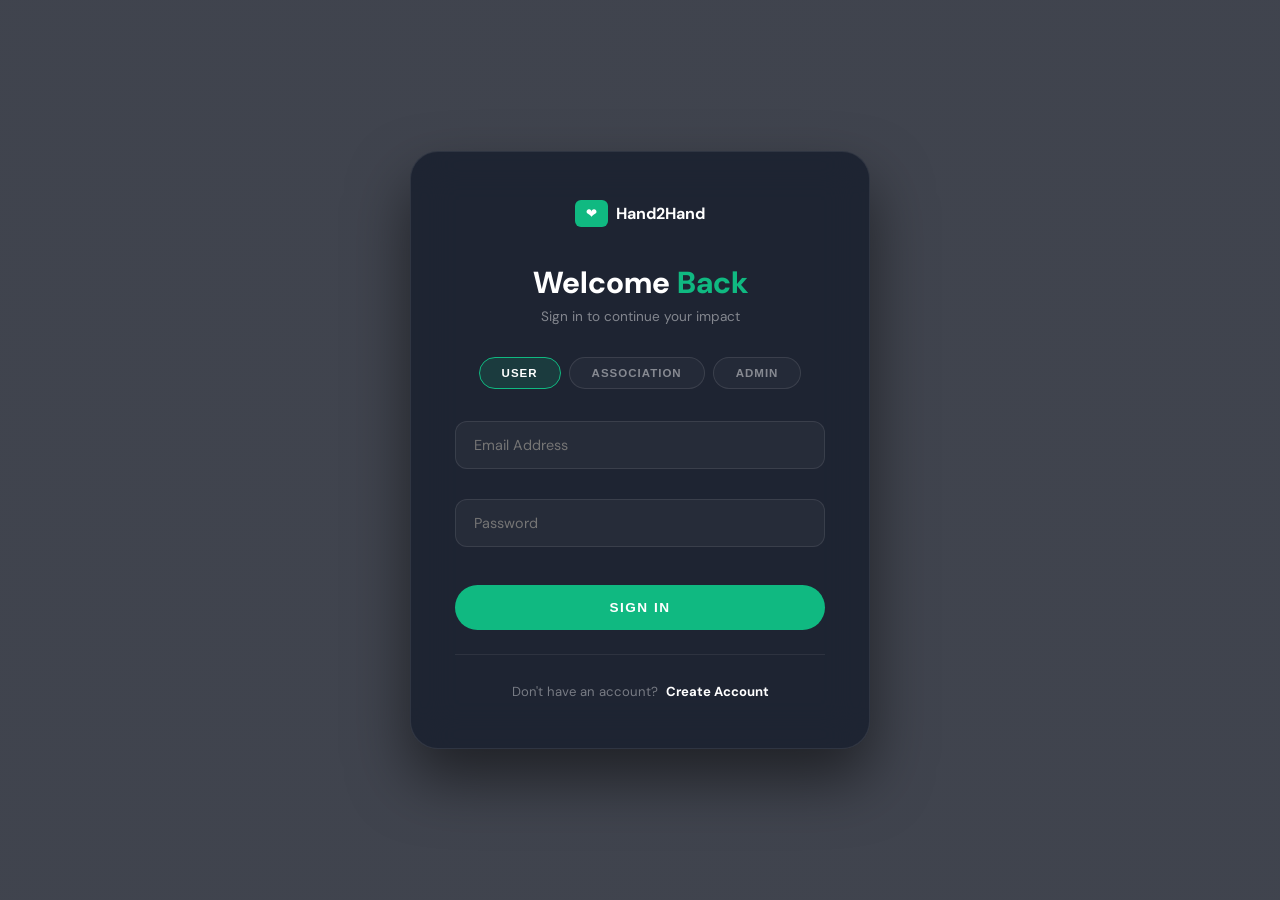
<file: login.html>
<!doctype html>
<html lang="fr" class="scroll-smooth">
<head>
  <meta charset="UTF-8">
  <meta name="viewport" content="width=device-width, initial-scale=1.0">
  <title>Hand2Hand | Sign In</title>
  <link href="https://fonts.googleapis.com/css2?family=DM+Sans:ital,opsz,wght@0,9..40,400;0,9..40,500;0,9..40,600;0,9..40,700;0,9..40,800&display=swap" rel="stylesheet">
  <style>
    *, *::before, *::after { margin: 0; padding: 0; box-sizing: border-box; }

    :root {
      --green:   #10b981;
      --green-d: #059669;
      --navy:    #0a0f1c;
    }

    /* PAGE TRANSITION */
    #page-overlay {
      position: fixed; inset: 0;
      background: var(--green);
      z-index: 9999;
      clip-path: circle(0% at 50% 50%);
      pointer-events: none;
    }
    #page-overlay.enter { animation: circleIn  .5s  cubic-bezier(.76,0,.24,1) forwards; }
    #page-overlay.exit  { animation: circleOut .45s cubic-bezier(.76,0,.24,1) forwards; }
    @keyframes circleIn  { to   { clip-path: circle(150% at 50% 50%); } }
    @keyframes circleOut { from { clip-path: circle(150% at 50% 50%); } to { clip-path: circle(0% at 50% 50%); } }

    body {
      min-height: 100vh; display: flex; align-items: center; justify-content: center;
      padding: 24px; font-family: 'DM Sans', system-ui, sans-serif; color: white;
      background: linear-gradient(rgba(10,15,28,.78), rgba(10,15,28,.78)),
                  url('https://images.unsplash.com/photo-1511632765486-a01980e01a18?q=80&w=2070');
      background-size: cover; background-attachment: fixed;
    }

    .card {
      width: 100%; max-width: 460px;
      background: rgba(17,24,39,.7);
      backdrop-filter: blur(20px);
      border: 1px solid rgba(255,255,255,.08);
      border-radius: 28px; padding: 48px 44px;
      box-shadow: 0 30px 60px rgba(0,0,0,.5);
      animation: cardIn .6s cubic-bezier(.22,1,.36,1) both;
    }
    @keyframes cardIn { from{opacity:0;transform:translateY(32px)} to{opacity:1;transform:translateY(0)} }

    .logo { display: flex; align-items: center; gap: 8px; justify-content: center; margin-bottom: 36px; text-decoration: none; color: white; }
    .logo-heart { background: var(--green); padding: 5px 11px; border-radius: 6px; font-size: .85rem; }
    .logo strong { font-family: 'DM Sans', system-ui, sans-serif; font-size: 1rem; }

    h1 { font-family: 'DM Sans', system-ui, sans-serif; font-size: 1.9rem; font-weight: 800; text-align: center; margin-bottom: 6px; }
    h1 span { color: var(--green); }
    .subtitle { text-align: center; color: rgba(255,255,255,.45); font-size: .85rem; margin-bottom: 32px; }

    /* Role tabs */
    .role-tabs { display: flex; gap: 8px; justify-content: center; margin-bottom: 32px; }
    .role-btn {
      padding: 9px 22px; border-radius: 50px; border: 1px solid rgba(255,255,255,.1);
      background: rgba(255,255,255,.03); color: rgba(255,255,255,.45);
      font-size: .72rem; font-weight: 700; letter-spacing: 1px; text-transform: uppercase;
      cursor: pointer; transition: all .25s;
    }
    .role-btn.active { background: rgba(16,185,129,.15); border-color: var(--green); color: white; }

    /* Inputs */
    .field { margin-bottom: 4px; }
    .glass-input {
      width: 100%; padding: 14px 18px; border-radius: 12px;
      background: rgba(255,255,255,.04); border: 1px solid rgba(255,255,255,.09);
      color: white; font-family: 'DM Sans', system-ui, sans-serif; font-size: .9rem;
      outline: none; transition: border-color .25s, background .25s;
    }
    .glass-input:focus { border-color: var(--green); background: rgba(255,255,255,.07); }
    .glass-input.invalid { border-color: #f87171; background: rgba(248,113,113,.05); }
    .error-msg { color: #f87171; font-size: .7rem; font-weight: 600; letter-spacing: .5px; min-height: 18px; display: block; margin: 4px 0 8px 4px; }

    .btn-submit {
      width: 100%; margin-top: 8px;
      background: var(--green); color: white; border: none;
      padding: 15px; border-radius: 50px;
      font-weight: 700; font-size: .85rem; letter-spacing: 1.5px; text-transform: uppercase;
      cursor: pointer; transition: background .25s, transform .2s, box-shadow .2s;
    }
    .btn-submit:hover { background: var(--green-d); transform: translateY(-2px); box-shadow: 0 8px 24px rgba(16,185,129,.35); }

    .footer-text { text-align: center; margin-top: 28px; color: rgba(255,255,255,.4); font-size: .82rem; }
    .footer-text a { color: white; font-weight: 700; text-decoration: none; transition: color .2s; }
    .footer-text a:hover { color: var(--green); }

    .divider { border: none; border-top: 1px solid rgba(255,255,255,.07); margin: 24px 0; }
  </style>
</head>
<body>
<div id="page-overlay"></div>

<div class="card">
  <a href="index.html" class="logo nav-link-transition">
    <span class="logo-heart">❤</span>
    <strong>Hand2Hand</strong>
  </a>

  <h1>Welcome <span>Back</span></h1>
  <p class="subtitle">Sign in to continue your impact</p>

  <div class="role-tabs">
    <button type="button" class="role-btn active" onclick="switchRole('user')" id="role-user">User</button>
    <button type="button" class="role-btn" onclick="switchRole('association')" id="role-association">Association</button>
    <button type="button" class="role-btn" onclick="switchRole('admin')" id="role-admin">Admin</button>
  </div>

  <form id="login-form" method="POST" action="process_login.php">
    <input type="hidden" name="account_type" id="account_type" value="user">

    <div class="field">
      <input type="email" name="email" id="email" placeholder="Email Address" class="glass-input">
      <span class="error-msg" id="err-email"></span>
    </div>
    <div class="field">
      <input type="password" name="password" id="pass" placeholder="Password" class="glass-input">
      <span class="error-msg" id="err-pass"></span>
    </div>

    <button type="submit" class="btn-submit">Sign In</button>
  </form>

  <hr class="divider">

  <p class="footer-text">
    Don't have an account?
    <a href="SignUp.html" class="nav-link-transition" style="margin-left:4px">Create Account</a>
  </p>
</div>

<script>
  const overlay = document.getElementById('page-overlay');
  document.addEventListener('click', function(e) {
    const link = e.target.closest('a[href]');
    if (!link || !overlay) return;
    const href = link.getAttribute('href');
    if (!href || href.startsWith('#')) return;
    e.preventDefault();
    overlay.classList.remove('exit');
    overlay.classList.add('enter');
    setTimeout(() => { window.location.href = href; }, 480);
  });
  window.addEventListener('load', () => {
    overlay.classList.remove('enter');
    overlay.classList.add('exit');
    setTimeout(() => overlay.classList.remove('exit'), 460);
  });

  function switchRole(role) {
    document.querySelectorAll('.role-btn').forEach(b => b.classList.remove('active'));
    document.getElementById('role-' + role).classList.add('active');
    document.getElementById('account_type').value = role;
  }

  document.getElementById('login-form').addEventListener('submit', function(e) {
    let valid = true;
    document.querySelectorAll('.error-msg').forEach(m => m.innerText = '');
    document.querySelectorAll('.glass-input').forEach(i => i.classList.remove('invalid'));

    const email = document.getElementById('email');
    const pass  = document.getElementById('pass');

    if (!email.value.includes('@') || email.value.length < 5) {
      showErr('email', 'Enter a valid email address'); valid = false;
    }
    if (!pass.value.trim()) {
      showErr('pass', 'Password cannot be empty'); valid = false;
    }
    if (!valid) e.preventDefault();
  });

  function showErr(id, msg) {
    document.getElementById(id).classList.add('invalid');
    document.getElementById('err-' + id).innerText = msg;
  }
</script>
</body>
</html>
</file>
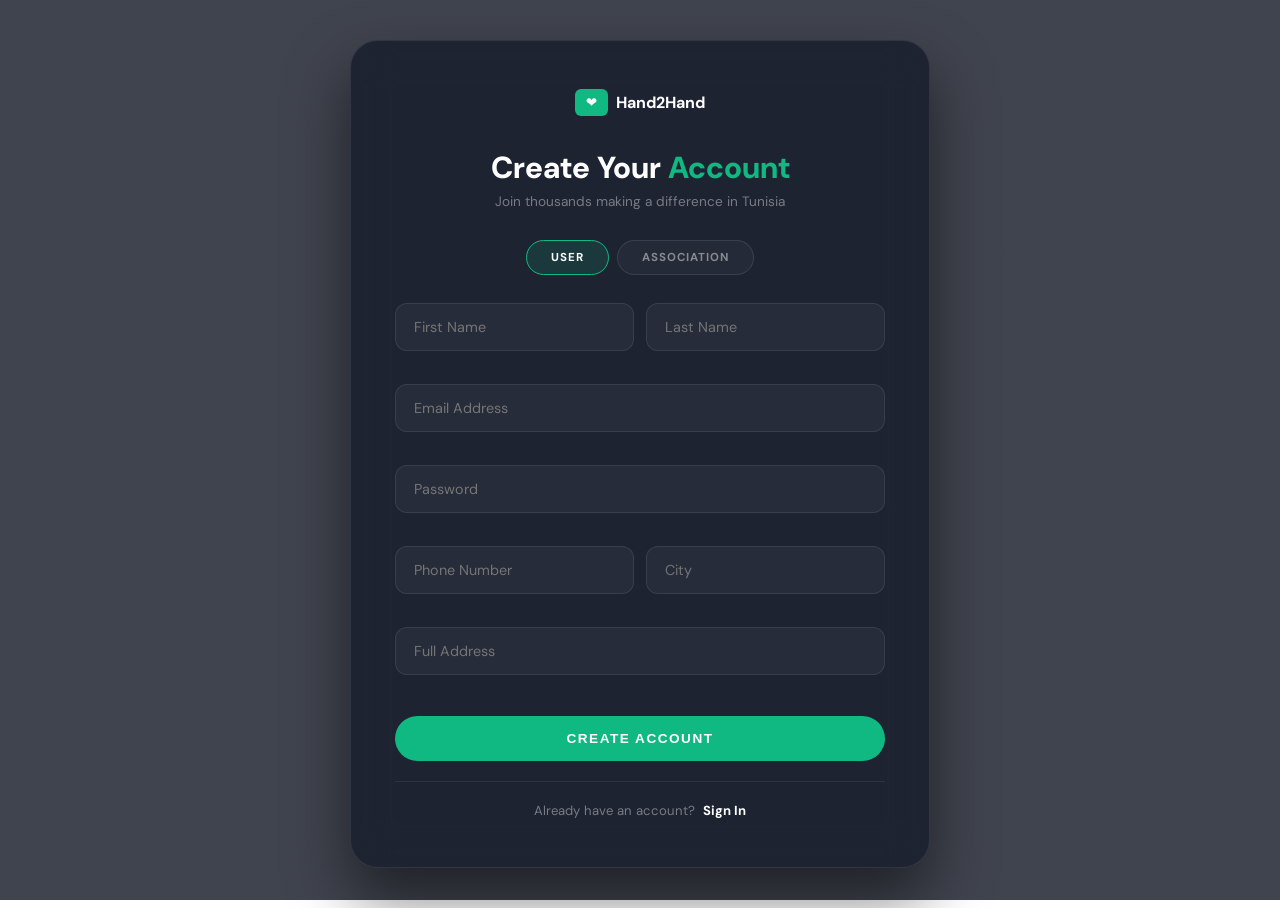
<file: SignUp.html>
<!DOCTYPE html>
<html lang="en">
<head>
  <meta charset="UTF-8">
  <meta name="viewport" content="width=device-width, initial-scale=1.0">
  <title>Hand2Hand | Create Account</title>
  <link href="https://fonts.googleapis.com/css2?family=DM+Sans:ital,opsz,wght@0,9..40,400;0,9..40,500;0,9..40,600;0,9..40,700;0,9..40,800&display=swap" rel="stylesheet">
  <style>
    *, *::before, *::after { margin: 0; padding: 0; box-sizing: border-box; }
    :root { --green: #10b981; --green-d: #059669; }

    #page-overlay {
      position: fixed; inset: 0; background: var(--green);
      z-index: 9999; clip-path: circle(0% at 50% 50%); pointer-events: none;
    }
    #page-overlay.enter { animation: circleIn  .5s  cubic-bezier(.76,0,.24,1) forwards; }
    #page-overlay.exit  { animation: circleOut .45s cubic-bezier(.76,0,.24,1) forwards; }
    @keyframes circleIn  { to   { clip-path: circle(150% at 50% 50%); } }
    @keyframes circleOut { from { clip-path: circle(150% at 50% 50%); } to { clip-path: circle(0% at 50% 50%); } }

    body {
      min-height: 100vh; display: flex; align-items: center; justify-content: center;
      padding: 40px 20px; font-family: 'DM Sans', system-ui, sans-serif; color: white;
      background: linear-gradient(rgba(10,15,28,.78), rgba(10,15,28,.78)),
                  url('https://images.unsplash.com/photo-1511632765486-a01980e01a18?q=80&w=2070');
      background-size: cover; background-attachment: fixed; position: relative;
    }

    .card {
      width: 100%; max-width: 580px;
      background: rgba(17,24,39,.72); backdrop-filter: blur(20px);
      border: 1px solid rgba(255,255,255,.08); border-radius: 28px;
      padding: 48px 44px; box-shadow: 0 30px 60px rgba(0,0,0,.5);
      animation: cardIn .6s cubic-bezier(.22,1,.36,1) both;
    }
    @keyframes cardIn { from{opacity:0;transform:translateY(32px)} to{opacity:1;transform:translateY(0)} }

    .logo { display: flex; align-items: center; gap: 8px; justify-content: center; margin-bottom: 32px; text-decoration: none; color: white; }
    .logo-heart { background: var(--green); padding: 5px 11px; border-radius: 6px; font-size: .85rem; }
    .logo strong { font-family: 'DM Sans', system-ui, sans-serif; font-size: 1rem; }

    h2 { font-family: 'DM Sans', system-ui, sans-serif; font-size: 1.9rem; font-weight: 800; text-align: center; margin-bottom: 6px; }
    h2 span { color: var(--green); }
    .subtitle { text-align: center; color: rgba(255,255,255,.4); font-size: .85rem; margin-bottom: 30px; }

    /* tabs */
    input[type="radio"] { display: none; }
    .tabs { display: flex; justify-content: center; gap: 8px; margin-bottom: 28px; }
    .tabs label {
      cursor: pointer; padding: 9px 24px; border-radius: 50px;
      border: 1px solid rgba(255,255,255,.1); background: rgba(255,255,255,.03);
      color: rgba(255,255,255,.45); font-size: .72rem; font-weight: 700;
      letter-spacing: 1px; text-transform: uppercase; transition: all .25s;
    }
    #tab-user:checked ~ .tabs label[for="tab-user"],
    #tab-association:checked ~ .tabs label[for="tab-association"] {
      background: rgba(16,185,129,.15); border-color: var(--green); color: white;
    }

    /* form */
    .form-container { display: flex; flex-direction: column; gap: 10px; }
    .name-row { display: grid; grid-template-columns: 1fr 1fr; gap: 12px; }

    input[type="text"], input[type="email"], input[type="password"] {
      width: 100%; padding: 14px 18px; border-radius: 12px;
      background: rgba(255,255,255,.04); border: 1px solid rgba(255,255,255,.09);
      color: white; font-family: 'DM Sans', system-ui, sans-serif; font-size: .9rem;
      outline: none; transition: border-color .25s, background .25s;
    }
    input:focus { border-color: var(--green); background: rgba(255,255,255,.07); }
    input.invalid { border-color: #f87171; background: rgba(248,113,113,.05); }
    .error-msg { color: #f87171; font-size: .7rem; font-weight: 600; min-height: 16px; display: block; margin: 3px 0 4px 4px; }

    .association-only { display: none; flex-direction: column; gap: 10px; }
    #tab-association:checked ~ form .association-only { display: flex; }

    .btn-submit {
      margin-top: 8px; background: var(--green); color: white; border: none;
      padding: 15px; border-radius: 50px;
      font-weight: 700; font-size: .85rem; letter-spacing: 1.5px; text-transform: uppercase;
      cursor: pointer; transition: background .25s, transform .2s, box-shadow .2s;
    }
    .btn-submit:hover { background: var(--green-d); transform: translateY(-2px); box-shadow: 0 8px 24px rgba(16,185,129,.35); }

    .divider { border: none; border-top: 1px solid rgba(255,255,255,.07); margin: 20px 0; }
    .footer-text { text-align: center; color: rgba(255,255,255,.4); font-size: .82rem; }
    .footer-text a { color: white; font-weight: 700; text-decoration: none; transition: color .2s; }
    .footer-text a:hover { color: var(--green); }

    @media (max-width: 480px) { .name-row { grid-template-columns: 1fr; } .card { padding: 36px 24px; } }
  </style>
</head>
<body>
<div id="page-overlay"></div>

<div class="card">
  <a href="index.html" class="logo nav-link-transition">
    <span class="logo-heart">❤</span>
    <strong>Hand2Hand</strong>
  </a>
  <h2>Create Your <span>Account</span></h2>
  <p class="subtitle">Join thousands making a difference in Tunisia</p>

  <input type="radio" id="tab-user" name="role_toggle" checked onchange="updateRole('user')">
  <input type="radio" id="tab-association" name="role_toggle" onchange="updateRole('association')">

  <div class="tabs">
    <label for="tab-user">User</label>
    <label for="tab-association">Association</label>
  </div>

  <form id="signupForm" action="process_signup.php" method="POST" class="form-container">
    <input type="hidden" name="account_type" id="account_type" value="user">

    <div class="name-row">
      <div>
        <input type="text" name="first_name" id="first_name" placeholder="First Name">
        <span class="error-msg" id="err-first_name"></span>
      </div>
      <div>
        <input type="text" name="last_name" id="last_name" placeholder="Last Name">
        <span class="error-msg" id="err-last_name"></span>
      </div>
    </div>

    <div>
      <input type="email" name="email" id="email" placeholder="Email Address">
      <span class="error-msg" id="err-email"></span>
    </div>
    <div>
      <input type="password" name="password" id="password" placeholder="Password">
      <span class="error-msg" id="err-password"></span>
    </div>

    <div class="name-row">
      <div>
        <input type="text" name="phone" id="phone" placeholder="Phone Number">
        <span class="error-msg" id="err-phone"></span>
      </div>
      <div>
        <input type="text" name="city" id="city" placeholder="City">
        <span class="error-msg" id="err-city"></span>
      </div>
    </div>

    <div>
      <input type="text" name="address" id="address" placeholder="Full Address">
      <span class="error-msg" id="err-address"></span>
    </div>

    <div class="association-only">
      <div>
        <input type="text" name="assoc_name" id="assoc_name" placeholder="Association Name">
        <span class="error-msg" id="err-assoc_name"></span>
      </div>
      <div>
        <input type="text" name="reg_number" id="reg_number" placeholder="Registration Number">
        <span class="error-msg" id="err-reg_number"></span>
      </div>
    </div>

    <button type="submit" class="btn-submit">Create Account</button>
  </form>

  <hr class="divider">
  <p class="footer-text">Already have an account? <a href="login.html" class="nav-link-transition" style="margin-left:4px">Sign In</a></p>
</div>

<script>
  const overlay = document.getElementById('page-overlay');
  document.addEventListener('click', function(e) {
    const link = e.target.closest('a[href]');
    if (!link || !overlay) return;
    const href = link.getAttribute('href');
    if (!href || href.startsWith('#')) return;
    e.preventDefault();
    overlay.classList.remove('exit');
    overlay.classList.add('enter');
    setTimeout(() => { window.location.href = href; }, 480);
  });
  window.addEventListener('load', () => {
    overlay.classList.remove('enter');
    overlay.classList.add('exit');
    setTimeout(() => overlay.classList.remove('exit'), 460);
  });

  function updateRole(role) {
    document.getElementById('account_type').value = role;
    const a = document.getElementById('assoc_name');
    const r = document.getElementById('reg_number');
    if (role === 'association') { a.setAttribute('required','true'); r.setAttribute('required','true'); }
    else { a.removeAttribute('required'); r.removeAttribute('required'); }
  }

  function showError(id, msg) {
    const el = document.getElementById(id);
    const err = document.getElementById('err-' + id);
    if (el) el.classList.add('invalid');
    if (err) err.innerText = msg;
  }

  document.getElementById('signupForm').addEventListener('submit', function(e) {
    let valid = true;
    document.querySelectorAll('.error-msg').forEach(el => el.innerText = '');
    document.querySelectorAll('input[type="text"],input[type="email"],input[type="password"]').forEach(el => el.classList.remove('invalid'));

    const nameRe = /^[A-Za-z\s]+$/;
    if (!nameRe.test(document.getElementById('first_name').value)) { showError('first_name','Letters only'); valid=false; }
    if (!nameRe.test(document.getElementById('last_name').value))  { showError('last_name','Letters only');  valid=false; }

    const email = document.getElementById('email');
    if (!email.value.includes('@') || email.value.length < 5) { showError('email','Enter a valid email'); valid=false; }

    const pass = document.getElementById('password');
    if (pass.value.length < 6) { showError('password','Minimum 6 characters'); valid=false; }

    const phone = document.getElementById('phone');
    if (!/^[0-9]{8}$/.test(phone.value)) { showError('phone','Must be exactly 8 digits'); valid=false; }

    if (document.getElementById('account_type').value === 'association') {
      if (!document.getElementById('assoc_name').value.trim()) { showError('assoc_name','Required for associations'); valid=false; }
      if (!document.getElementById('reg_number').value.trim())  { showError('reg_number','Required for associations');  valid=false; }
    }

    if (!valid) e.preventDefault();
  });
</script>
</body>
</html>
</file>
